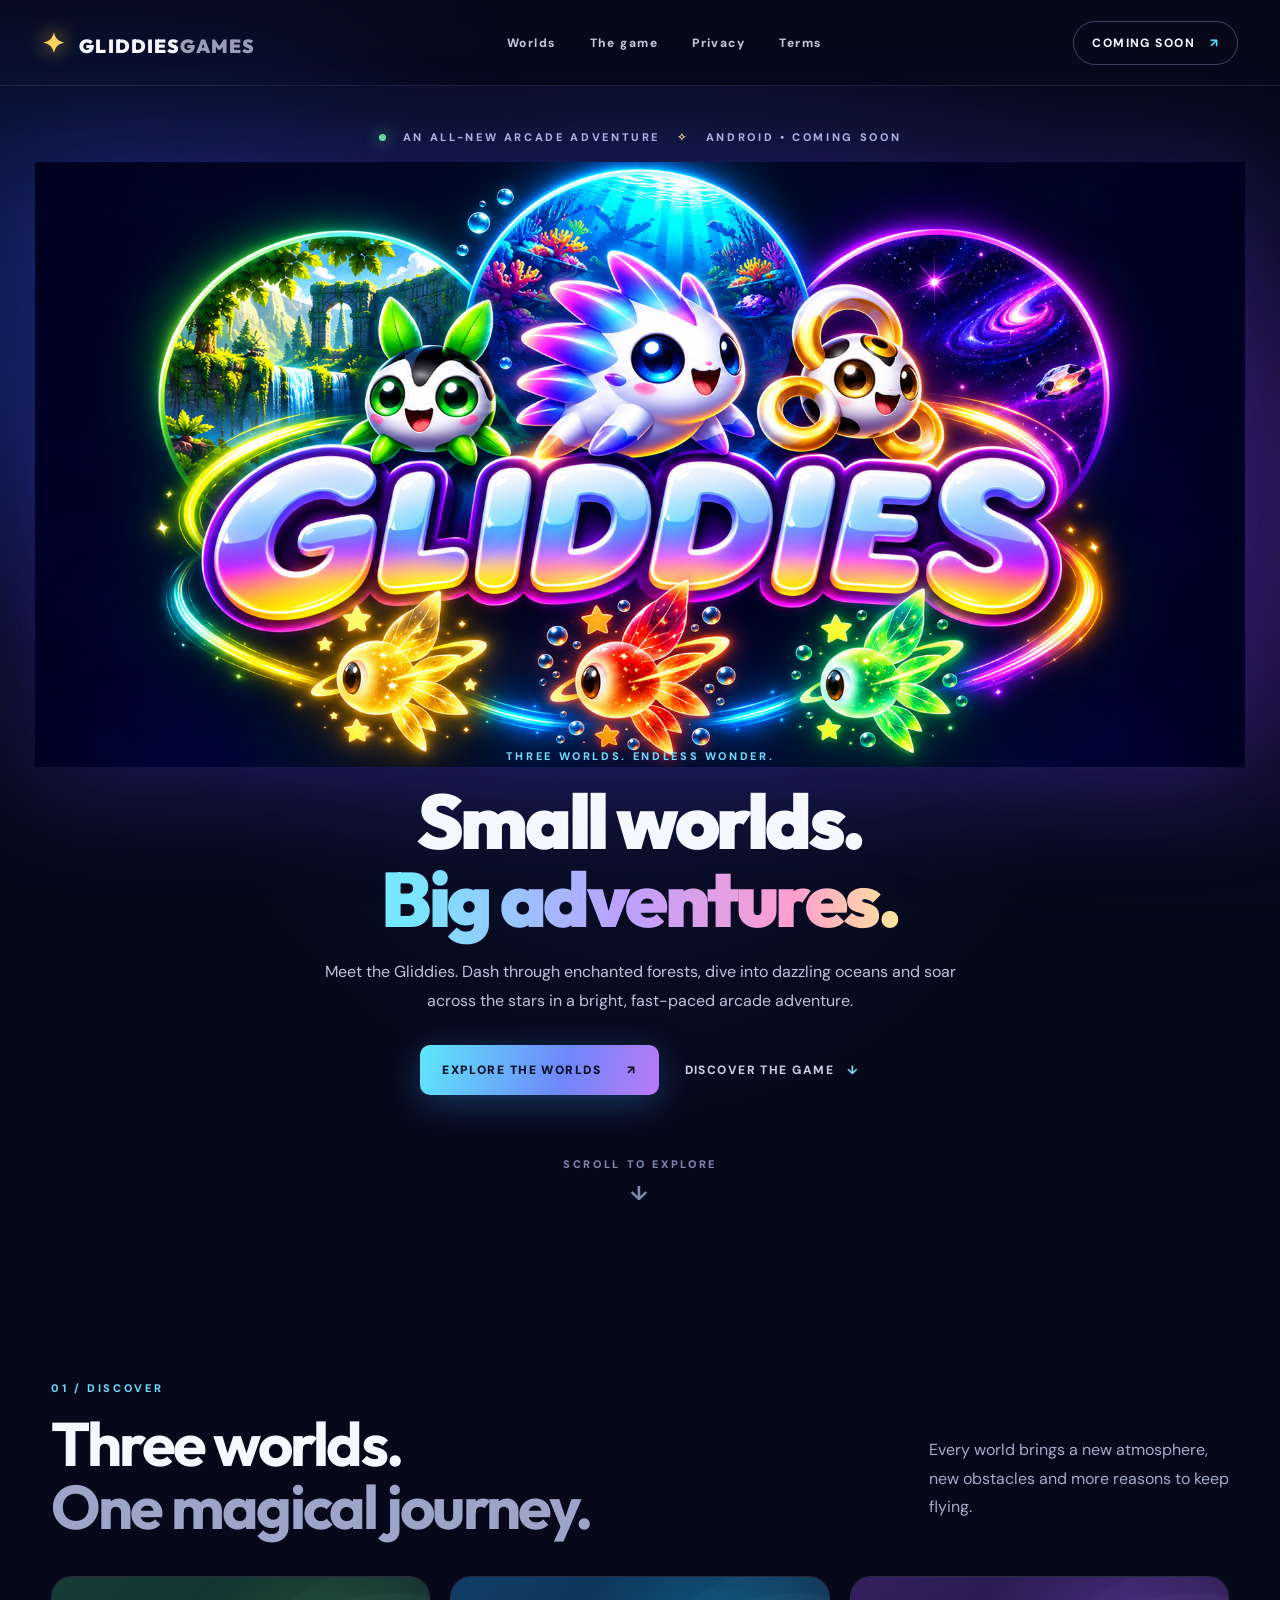
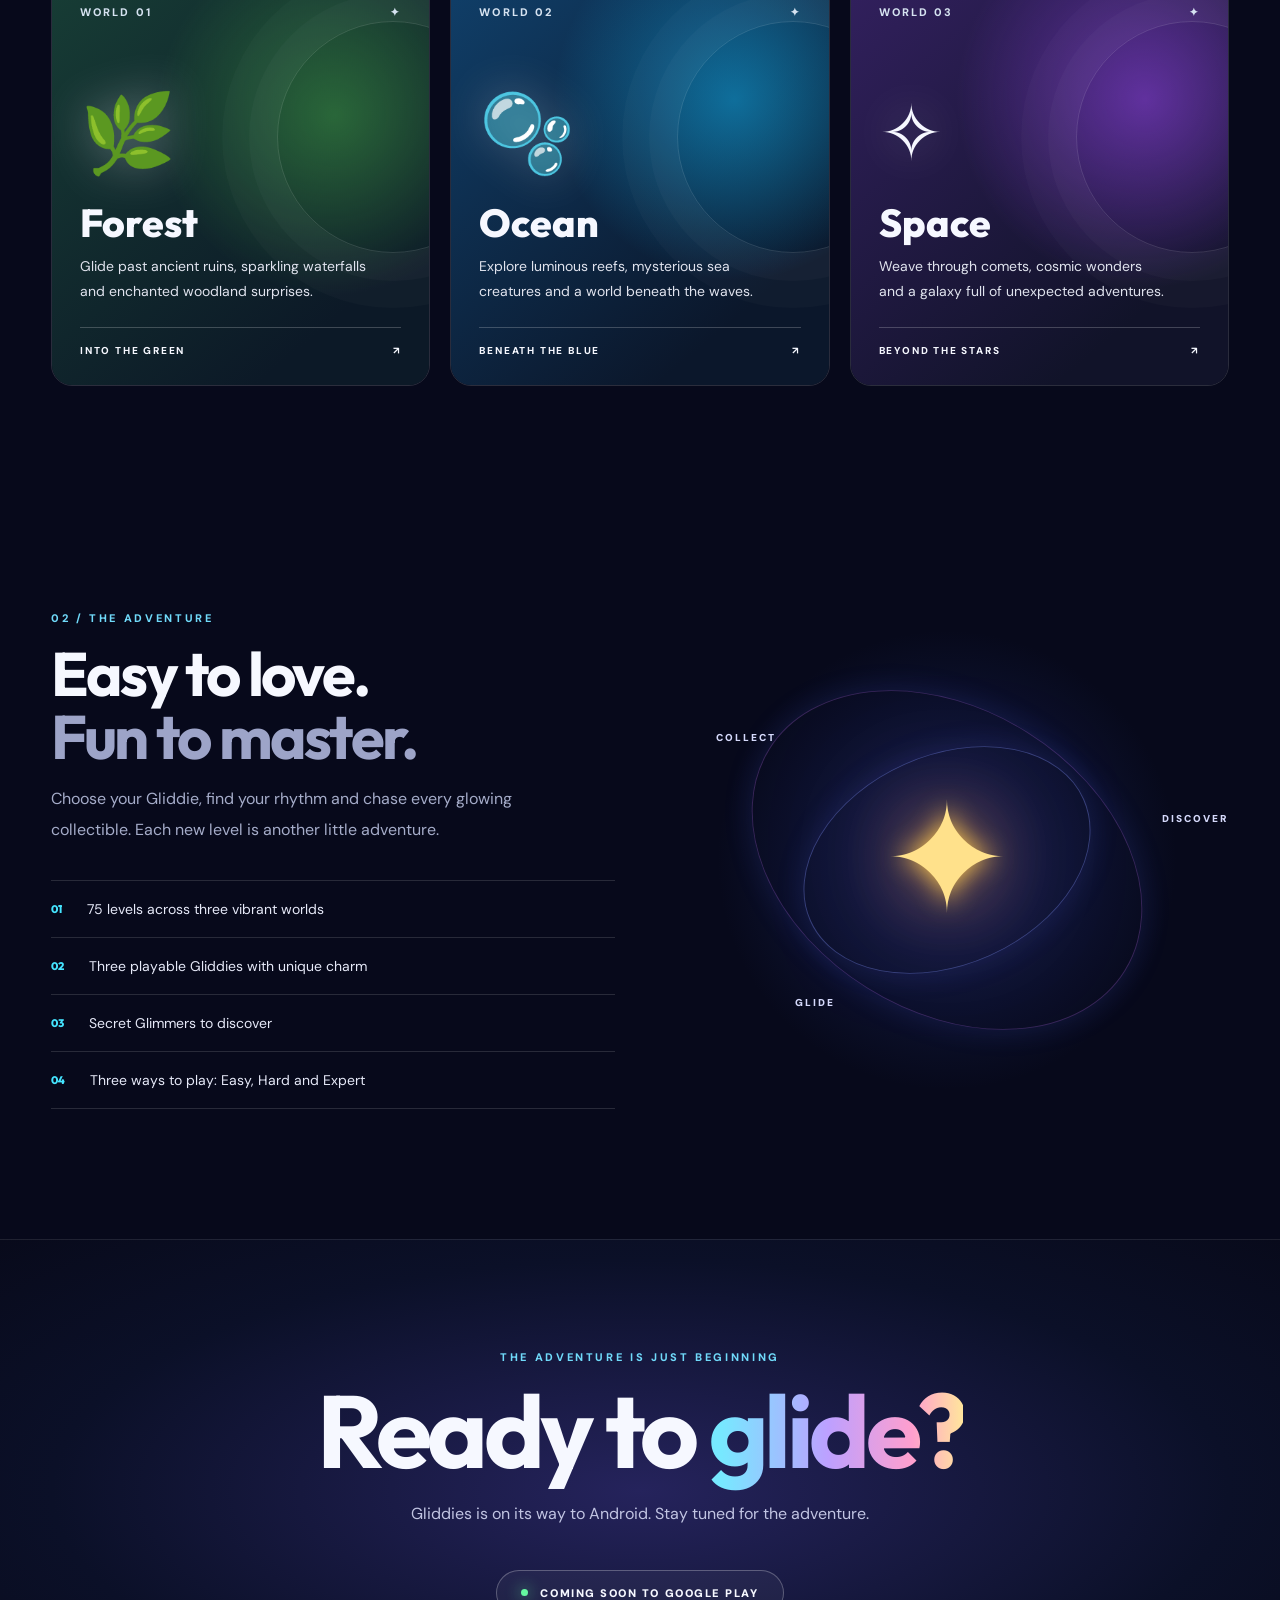
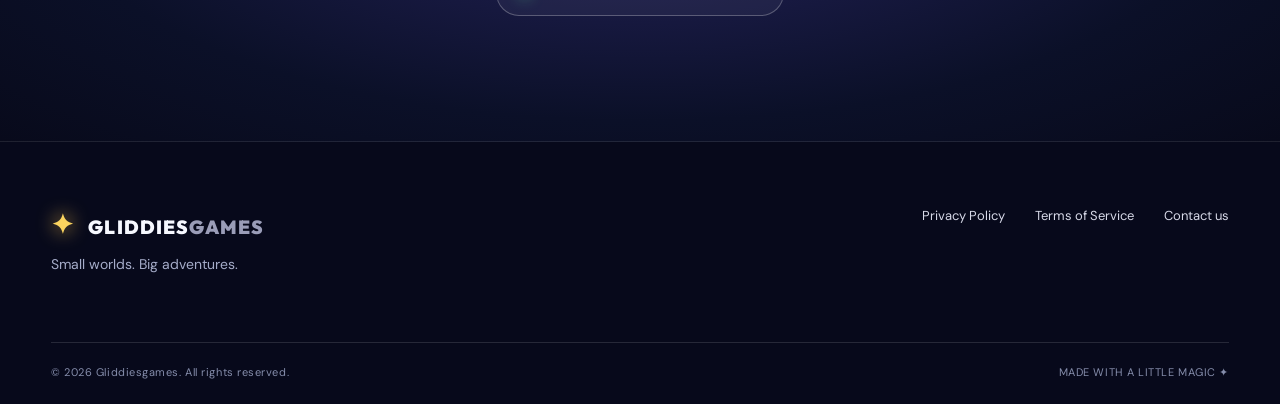
<file: index.html>
<!doctype html>
<html lang="en">
<head>
  <meta charset="utf-8"><meta name="viewport" content="width=device-width,initial-scale=1">
  <meta name="theme-color" content="#07091b"><meta name="description" content="Meet Gliddies: a colorful arcade adventure across Forest, Ocean and Space. Coming soon to Android.">
  <meta property="og:title" content="Gliddies | Small worlds. Big adventures."><meta property="og:description" content="Three magical worlds. One glowing adventure. Coming soon to Android."><meta property="og:image" content="https://gliddiesgames.github.io/assets/gliddies-hero.png">
  <title>Gliddies — Small worlds. Big adventures.</title>
  <link rel="icon" href="assets/favicon.svg" type="image/svg+xml">
  <link rel="stylesheet" href="styles.css">
</head>
<body>
  <div class="ambient ambient-a" aria-hidden="true"></div><div class="ambient ambient-b" aria-hidden="true"></div>
  <header class="site-header"><a class="brand" href="/" aria-label="Gliddiesgames home"><span class="brand-mark">✦</span> GLIDDIES<span>GAMES</span></a>
    <nav aria-label="Main navigation"><a href="#worlds">Worlds</a><a href="#features">The game</a><a href="/privacy/">Privacy</a><a href="/terms.html">Terms</a></nav>
    <a class="nav-cta" href="#coming-soon">COMING SOON <span aria-hidden="true">↗</span></a>
  </header>
  <main>
    <section class="hero" aria-labelledby="hero-title"><div class="hero-topline"><span class="status-dot"></span> AN ALL-NEW ARCADE ADVENTURE <span class="tiny-star">✧</span> ANDROID • COMING SOON</div>
      <div class="hero-art-wrap"><div class="hero-glow"></div><img class="hero-art" src="assets/gliddies-hero.png" alt="Gliddies logo, three adorable characters, and magical Forest, Ocean and Space worlds" fetchpriority="high"></div>
      <div class="hero-copy"><div class="eyebrow">THREE WORLDS. ENDLESS WONDER.</div><h1 id="hero-title">Small worlds.<br><em>Big adventures.</em></h1><p>Meet the Gliddies. Dash through enchanted forests, dive into dazzling oceans and soar across the stars in a bright, fast-paced arcade adventure.</p>
      <div class="hero-actions"><a class="primary-button" href="#worlds">EXPLORE THE WORLDS <span>↗</span></a><a class="text-button" href="#features">DISCOVER THE GAME <span>↓</span></a></div></div>
      <div class="scroll-cue">SCROLL TO EXPLORE <span>↓</span></div>
    </section>
    <section class="section worlds" id="worlds"><div class="section-heading"><div><div class="eyebrow">01 / DISCOVER</div><h2>Three worlds.<br><span>One magical journey.</span></h2></div><p>Every world brings a new atmosphere, new obstacles and more reasons to keep flying.</p></div>
      <div class="world-grid"><article class="world-card forest"><div class="world-index">WORLD 01 <span>✦</span></div><div class="world-icon">🌿</div><h3>Forest</h3><p>Glide past ancient ruins, sparkling waterfalls and enchanted woodland surprises.</p><div class="world-tag">INTO THE GREEN <span>↗</span></div></article>
      <article class="world-card ocean"><div class="world-index">WORLD 02 <span>✦</span></div><div class="world-icon">🫧</div><h3>Ocean</h3><p>Explore luminous reefs, mysterious sea creatures and a world beneath the waves.</p><div class="world-tag">BENEATH THE BLUE <span>↗</span></div></article>
      <article class="world-card space"><div class="world-index">WORLD 03 <span>✦</span></div><div class="world-icon">✧</div><h3>Space</h3><p>Weave through comets, cosmic wonders and a galaxy full of unexpected adventures.</p><div class="world-tag">BEYOND THE STARS <span>↗</span></div></article></div>
    </section>
    <section class="section features" id="features"><div class="feature-copy"><div class="eyebrow">02 / THE ADVENTURE</div><h2>Easy to love.<br><span>Fun to master.</span></h2><p>Choose your Gliddie, find your rhythm and chase every glowing collectible. Each new level is another little adventure.</p><div class="feature-list"><div><span class="feature-number">01</span><span>75 levels across three vibrant worlds</span></div><div><span class="feature-number">02</span><span>Three playable Gliddies with unique charm</span></div><div><span class="feature-number">03</span><span>Secret Glimmers to discover</span></div><div><span class="feature-number">04</span><span>Three ways to play: Easy, Hard and Expert</span></div></div></div><div class="feature-visual" aria-label="Glowing collectible illustration"><div class="orbit orbit-1"></div><div class="orbit orbit-2"></div><div class="star-core">✦</div><span class="orbit-label label-a">COLLECT</span><span class="orbit-label label-b">DISCOVER</span><span class="orbit-label label-c">GLIDE</span></div></section>
    <section class="launch" id="coming-soon"><div class="launch-glow"></div><div class="eyebrow">THE ADVENTURE IS JUST BEGINNING</div><h2>Ready to <em>glide?</em></h2><p>Gliddies is on its way to Android. Stay tuned for the adventure.</p><div class="launch-pill"><span class="status-dot"></span> COMING SOON TO GOOGLE PLAY</div></section>
  </main>
  <footer><div class="footer-main"><div><a class="brand" href="/"><span class="brand-mark">✦</span> GLIDDIES<span>GAMES</span></a><p>Small worlds. Big adventures.</p></div><div class="footer-links"><a href="/privacy/">Privacy Policy</a><a href="/terms.html">Terms of Service</a><a href="mailto:gliddiesgames@gmail.com">Contact us</a></div></div><div class="footer-bottom"><span>© <span id="year">2026</span> Gliddiesgames. All rights reserved.</span><span>MADE WITH A LITTLE MAGIC ✦</span></div></footer>
  <script>document.getElementById('year').textContent=new Date().getFullYear();</script>
</body>
</html>
</file>
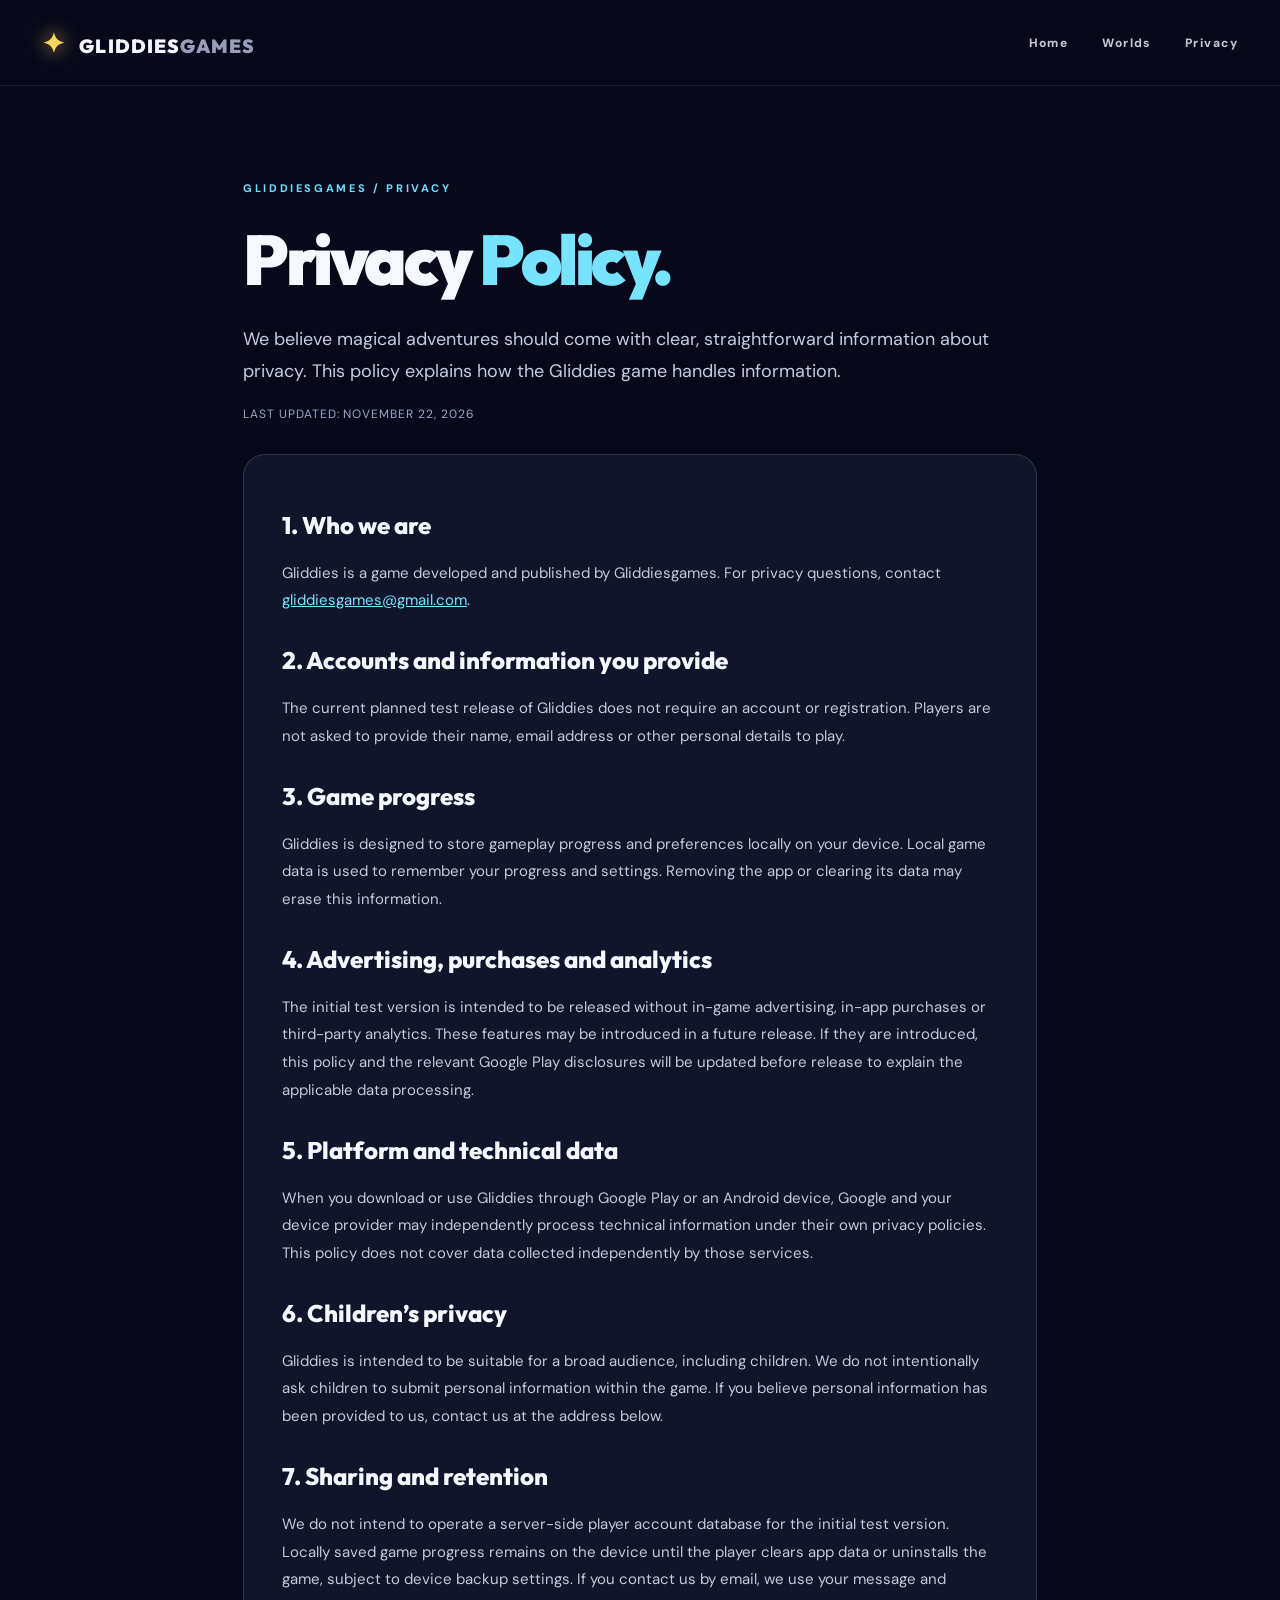
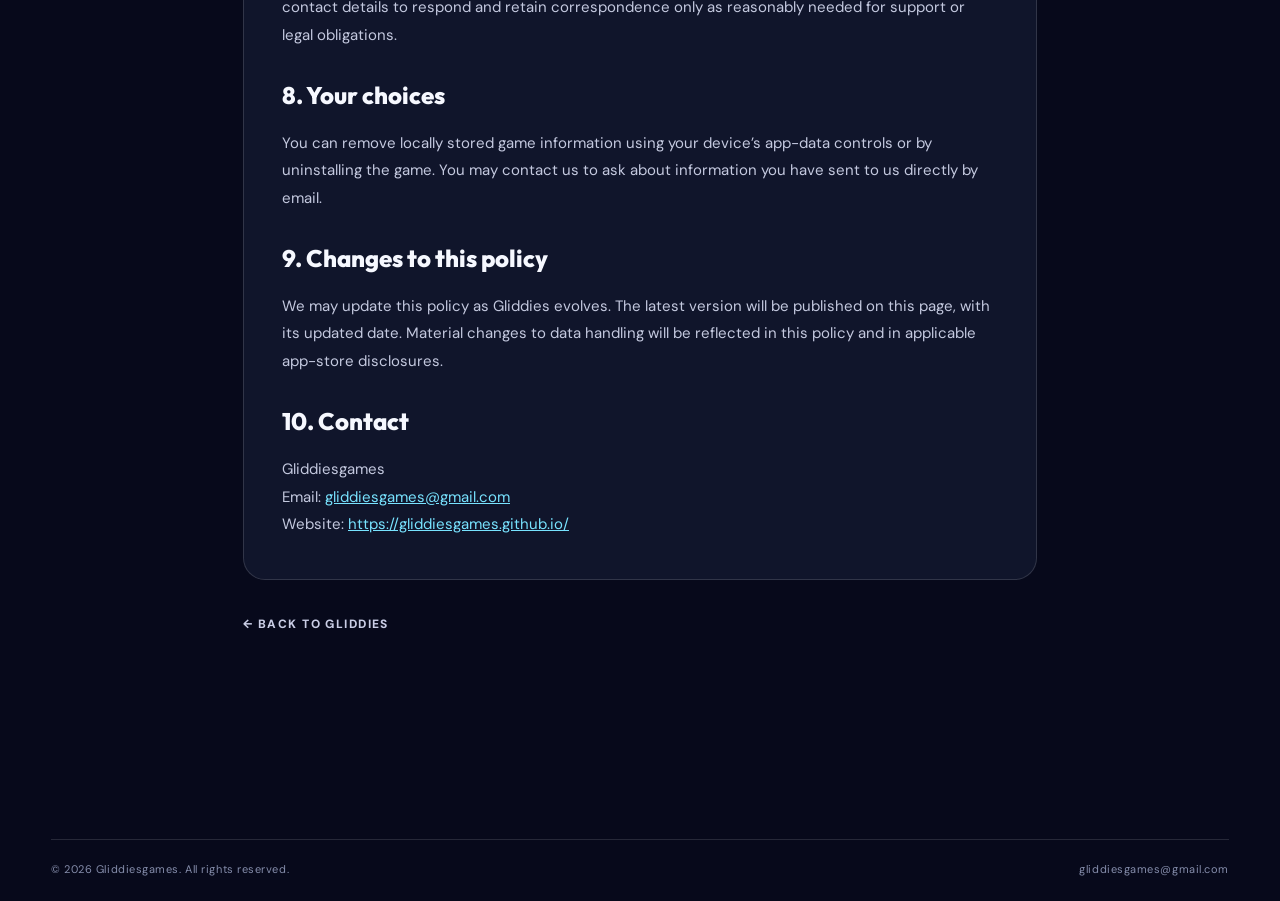
<file: privacy/index.html>
<!doctype html>
<html lang="en"><head><meta charset="utf-8"><meta name="viewport" content="width=device-width,initial-scale=1"><meta name="theme-color" content="#07091b"><meta name="description" content="Privacy policy for Gliddies by Gliddiesgames."><title>Privacy Policy | Gliddiesgames</title><link rel="icon" href="../assets/favicon.svg" type="image/svg+xml"><link rel="stylesheet" href="../styles.css"></head>
<body><header class="site-header"><a class="brand" href="/"><span class="brand-mark">✦</span> GLIDDIES<span>GAMES</span></a><nav aria-label="Main navigation"><a href="/">Home</a><a href="/#worlds">Worlds</a><a href="/privacy/" aria-current="page">Privacy</a></nav></header>
<main class="privacy-main"><div class="eyebrow">GLIDDIESGAMES / PRIVACY</div><h1>Privacy <span style="color:#78e3ff">Policy.</span></h1><p class="intro">We believe magical adventures should come with clear, straightforward information about privacy. This policy explains how the Gliddies game handles information.</p><p class="policy-date">LAST UPDATED: NOVEMBER 22, 2026</p>
<div class="policy-card"><h2>1. Who we are</h2><p>Gliddies is a game developed and published by Gliddiesgames. For privacy questions, contact <a href="mailto:gliddiesgames@gmail.com">gliddiesgames@gmail.com</a>.</p>
<h2>2. Accounts and information you provide</h2><p>The current planned test release of Gliddies does not require an account or registration. Players are not asked to provide their name, email address or other personal details to play.</p>
<h2>3. Game progress</h2><p>Gliddies is designed to store gameplay progress and preferences locally on your device. Local game data is used to remember your progress and settings. Removing the app or clearing its data may erase this information.</p>
<h2>4. Advertising, purchases and analytics</h2><p>The initial test version is intended to be released without in-game advertising, in-app purchases or third-party analytics. These features may be introduced in a future release. If they are introduced, this policy and the relevant Google Play disclosures will be updated before release to explain the applicable data processing.</p>
<h2>5. Platform and technical data</h2><p>When you download or use Gliddies through Google Play or an Android device, Google and your device provider may independently process technical information under their own privacy policies. This policy does not cover data collected independently by those services.</p>
<h2>6. Children’s privacy</h2><p>Gliddies is intended to be suitable for a broad audience, including children. We do not intentionally ask children to submit personal information within the game. If you believe personal information has been provided to us, contact us at the address below.</p>
<h2>7. Sharing and retention</h2><p>We do not intend to operate a server-side player account database for the initial test version. Locally saved game progress remains on the device until the player clears app data or uninstalls the game, subject to device backup settings. If you contact us by email, we use your message and contact details to respond and retain correspondence only as reasonably needed for support or legal obligations.</p>
<h2>8. Your choices</h2><p>You can remove locally stored game information using your device’s app-data controls or by uninstalling the game. You may contact us to ask about information you have sent to us directly by email.</p>
<h2>9. Changes to this policy</h2><p>We may update this policy as Gliddies evolves. The latest version will be published on this page, with its updated date. Material changes to data handling will be reflected in this policy and in applicable app-store disclosures.</p>
<h2>10. Contact</h2><p>Gliddiesgames<br>Email: <a href="mailto:gliddiesgames@gmail.com">gliddiesgames@gmail.com</a><br>Website: <a href="https://gliddiesgames.github.io/">https://gliddiesgames.github.io/</a></p></div>
<p style="margin-top:32px"><a class="text-button" href="/">← BACK TO GLIDDIES</a></p></main><footer><div class="footer-bottom" style="margin-top:0"><span>© 2026 Gliddiesgames. All rights reserved.</span><a href="mailto:gliddiesgames@gmail.com">gliddiesgames@gmail.com</a></div></footer></body></html>
</file>
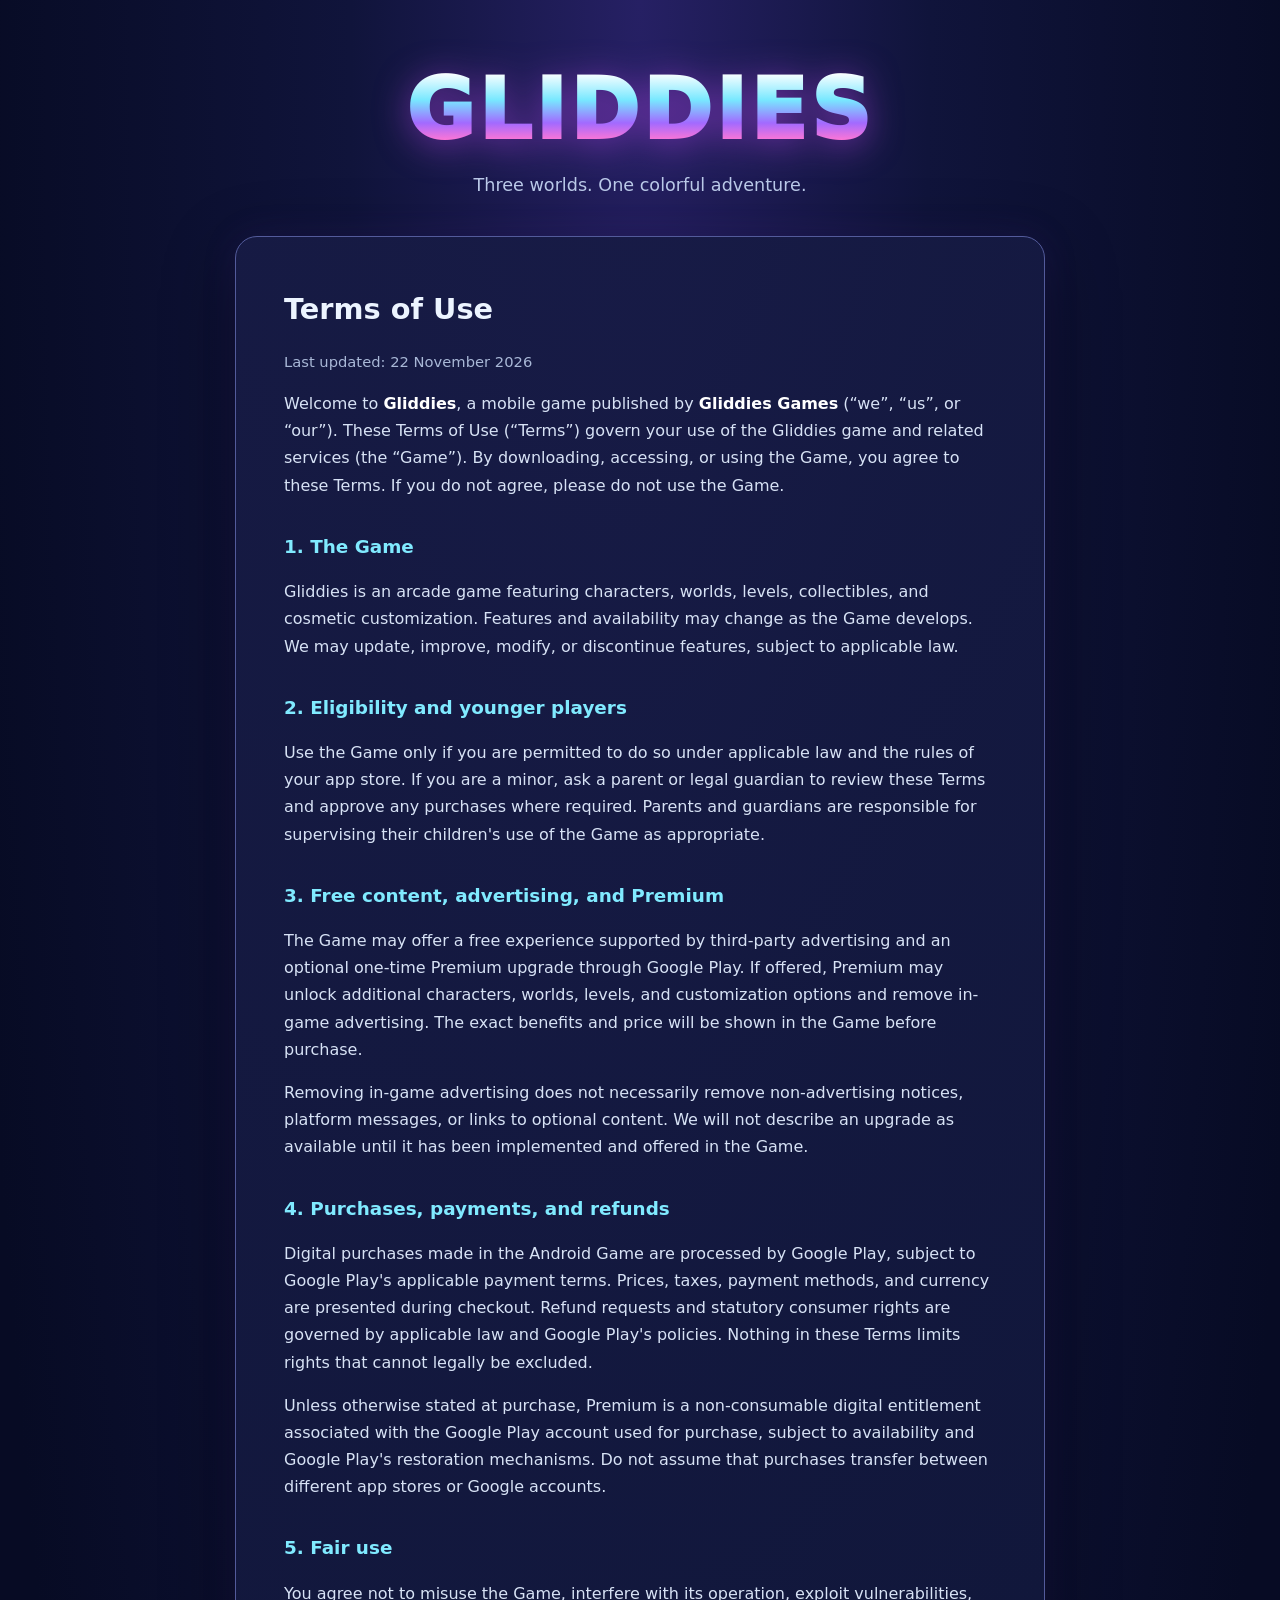
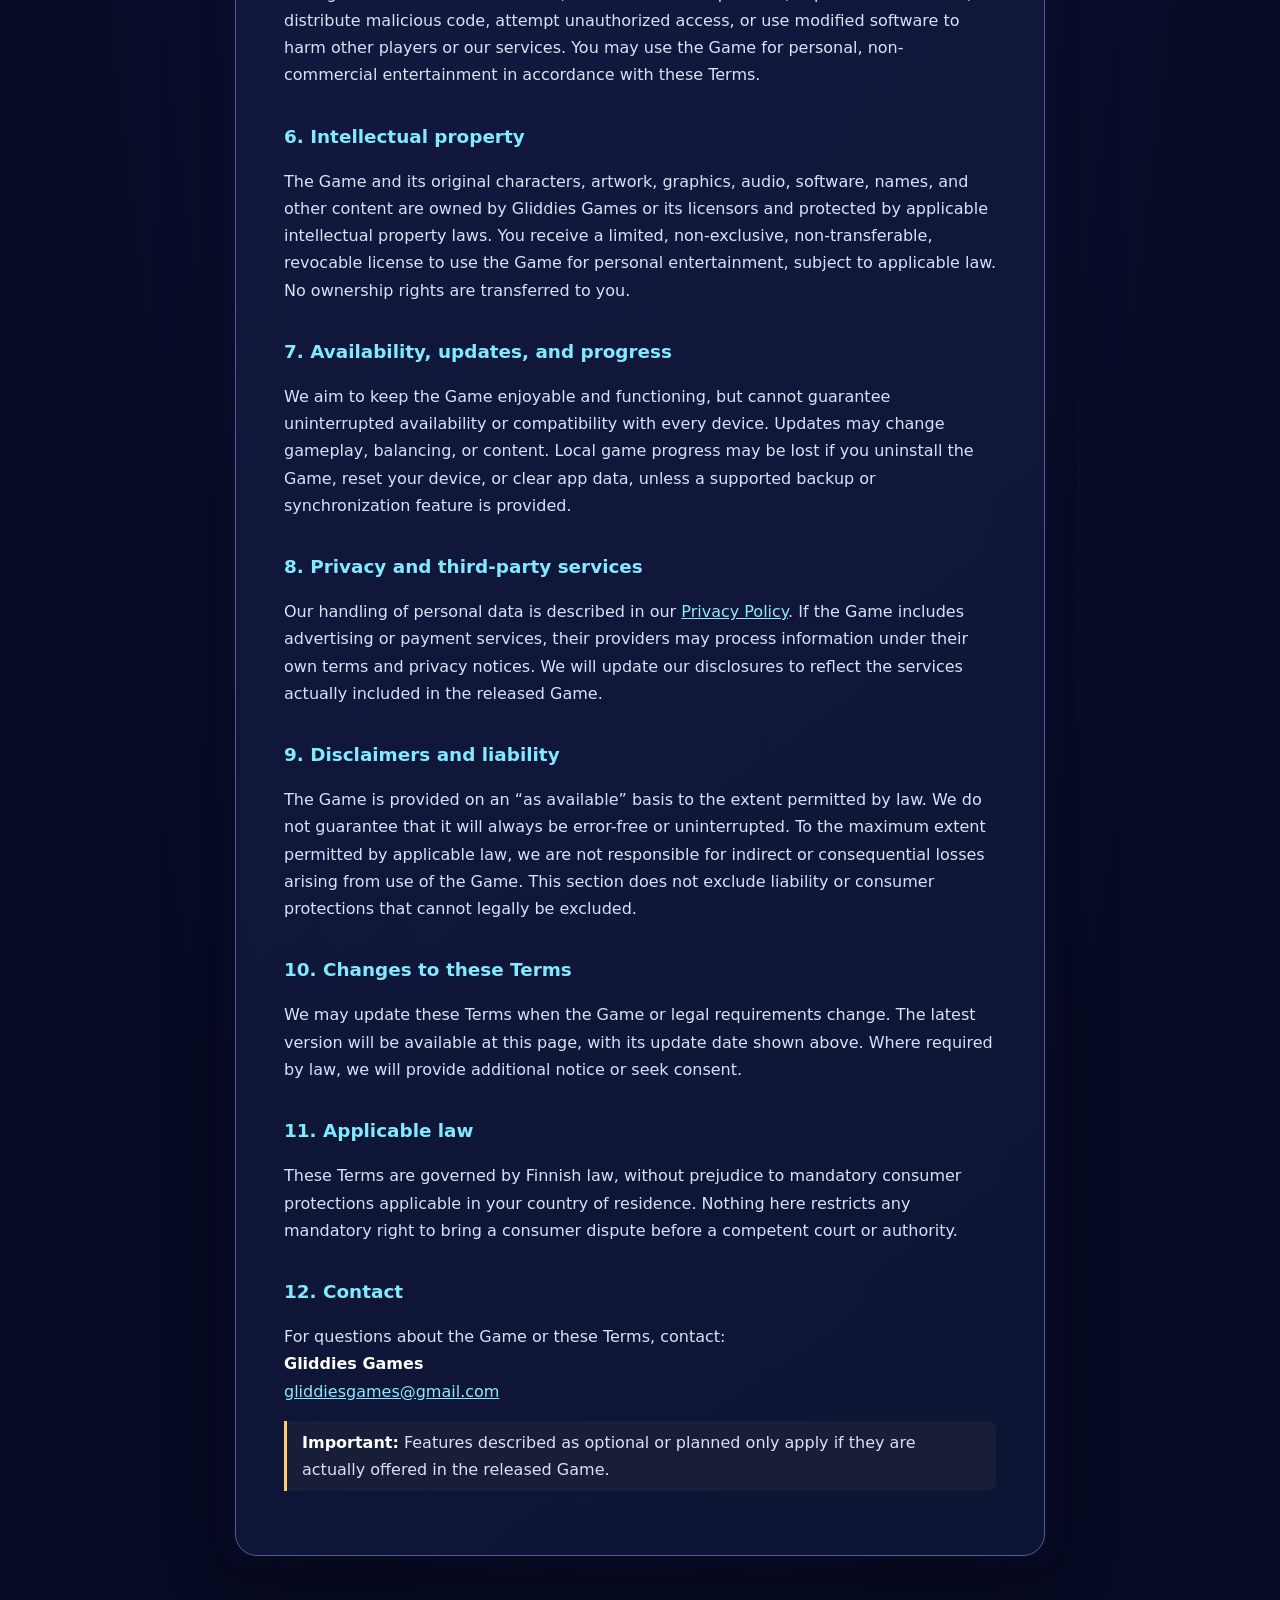
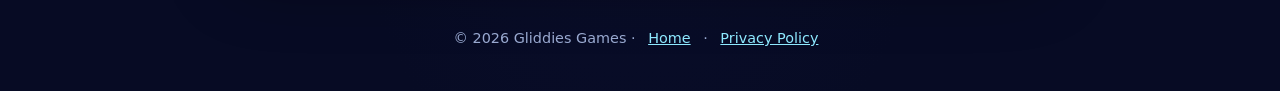
<file: terms.html>
<!doctype html>
<html lang="en">
<head>
<meta charset="utf-8"><meta name="viewport" content="width=device-width,initial-scale=1">
<meta name="color-scheme" content="dark">
<title>Terms of Use | Gliddies</title>
<style>
:root{font-family:Inter,system-ui,-apple-system,Segoe UI,Arial,sans-serif;color:#ecf4ff;background:#070b24}*{box-sizing:border-box}body{margin:0;background:radial-gradient(ellipse at 50% 0%,#262064 0%,#10143b 32%,#070b24 75%);min-height:100vh;line-height:1.7}header{text-align:center;padding:65px 20px 36px}header .brand{font-size:clamp(2.8rem,9vw,5.2rem);font-weight:950;letter-spacing:.045em;line-height:1.1;background:linear-gradient(180deg,#fff 8%,#78e8ff 38%,#a26aff 63%,#ff76d5 82%,#ffcb53);color:transparent;background-clip:text;-webkit-background-clip:text;filter:drop-shadow(0 5px 17px #ba47f288)}header p{color:#bac9e8;font-size:1.1rem;margin:14px 0 0}main{max-width:850px;margin:0 auto 70px;padding:0 20px}.panel{background:linear-gradient(145deg,#171b45e8,#0d1535ed);border:1px solid #535b9b;border-radius:22px;padding:clamp(24px,5vw,48px);box-shadow:0 20px 70px #0007,0 0 35px #713df320}h1{font-size:1.8rem;margin:0 0 8px}h2{font-size:1.15rem;color:#80eaff;margin:32px 0 9px}p,li{color:#d7e2f5}ul{padding-left:23px}a{color:#8ee9ff;overflow-wrap:anywhere}.meta{color:#a9b8d7;font-size:.92rem}.note{border-left:3px solid #ffce69;padding:8px 15px;background:#ffd1660c;border-radius:0 8px 8px 0}footer{text-align:center;padding:0 20px 40px;color:#99a9d0;font-size:.9rem}footer a{margin:0 8px}strong{color:#fff}
</style>
</head>
<body>
<header><div class="brand">GLIDDIES</div><p>Three worlds. One colorful adventure.</p></header>
<main><article class="panel">
<h1>Terms of Use</h1><p class="meta">Last updated: 22 November 2026</p>
<p>Welcome to <strong>Gliddies</strong>, a mobile game published by <strong>Gliddies Games</strong> (“we”, “us”, or “our”). These Terms of Use (“Terms”) govern your use of the Gliddies game and related services (the “Game”). By downloading, accessing, or using the Game, you agree to these Terms. If you do not agree, please do not use the Game.</p>
<h2>1. The Game</h2><p>Gliddies is an arcade game featuring characters, worlds, levels, collectibles, and cosmetic customization. Features and availability may change as the Game develops. We may update, improve, modify, or discontinue features, subject to applicable law.</p>
<h2>2. Eligibility and younger players</h2><p>Use the Game only if you are permitted to do so under applicable law and the rules of your app store. If you are a minor, ask a parent or legal guardian to review these Terms and approve any purchases where required. Parents and guardians are responsible for supervising their children's use of the Game as appropriate.</p>
<h2>3. Free content, advertising, and Premium</h2><p>The Game may offer a free experience supported by third-party advertising and an optional one-time Premium upgrade through Google Play. If offered, Premium may unlock additional characters, worlds, levels, and customization options and remove in-game advertising. The exact benefits and price will be shown in the Game before purchase.</p><p>Removing in-game advertising does not necessarily remove non-advertising notices, platform messages, or links to optional content. We will not describe an upgrade as available until it has been implemented and offered in the Game.</p>
<h2>4. Purchases, payments, and refunds</h2><p>Digital purchases made in the Android Game are processed by Google Play, subject to Google Play's applicable payment terms. Prices, taxes, payment methods, and currency are presented during checkout. Refund requests and statutory consumer rights are governed by applicable law and Google Play's policies. Nothing in these Terms limits rights that cannot legally be excluded.</p><p>Unless otherwise stated at purchase, Premium is a non-consumable digital entitlement associated with the Google Play account used for purchase, subject to availability and Google Play's restoration mechanisms. Do not assume that purchases transfer between different app stores or Google accounts.</p>
<h2>5. Fair use</h2><p>You agree not to misuse the Game, interfere with its operation, exploit vulnerabilities, distribute malicious code, attempt unauthorized access, or use modified software to harm other players or our services. You may use the Game for personal, non-commercial entertainment in accordance with these Terms.</p>
<h2>6. Intellectual property</h2><p>The Game and its original characters, artwork, graphics, audio, software, names, and other content are owned by Gliddies Games or its licensors and protected by applicable intellectual property laws. You receive a limited, non-exclusive, non-transferable, revocable license to use the Game for personal entertainment, subject to applicable law. No ownership rights are transferred to you.</p>
<h2>7. Availability, updates, and progress</h2><p>We aim to keep the Game enjoyable and functioning, but cannot guarantee uninterrupted availability or compatibility with every device. Updates may change gameplay, balancing, or content. Local game progress may be lost if you uninstall the Game, reset your device, or clear app data, unless a supported backup or synchronization feature is provided.</p>
<h2>8. Privacy and third-party services</h2><p>Our handling of personal data is described in our <a href="https://gliddiesgames.github.io/privacy.html">Privacy Policy</a>. If the Game includes advertising or payment services, their providers may process information under their own terms and privacy notices. We will update our disclosures to reflect the services actually included in the released Game.</p>
<h2>9. Disclaimers and liability</h2><p>The Game is provided on an “as available” basis to the extent permitted by law. We do not guarantee that it will always be error-free or uninterrupted. To the maximum extent permitted by applicable law, we are not responsible for indirect or consequential losses arising from use of the Game. This section does not exclude liability or consumer protections that cannot legally be excluded.</p>
<h2>10. Changes to these Terms</h2><p>We may update these Terms when the Game or legal requirements change. The latest version will be available at this page, with its update date shown above. Where required by law, we will provide additional notice or seek consent.</p>
<h2>11. Applicable law</h2><p>These Terms are governed by Finnish law, without prejudice to mandatory consumer protections applicable in your country of residence. Nothing here restricts any mandatory right to bring a consumer dispute before a competent court or authority.</p>
<h2>12. Contact</h2><p>For questions about the Game or these Terms, contact:<br><strong>Gliddies Games</strong><br><a href="mailto:gliddiesgames@gmail.com">gliddiesgames@gmail.com</a></p>
<p class="note"><strong>Important:</strong> Features described as optional or planned only apply if they are actually offered in the released Game.</p>
</article></main><footer>© 2026 Gliddies Games · <a href="https://gliddiesgames.github.io/">Home</a> · <a href="https://gliddiesgames.github.io/privacy.html">Privacy Policy</a></footer>
</body></html>
</file>
<file: styles.css>
@import url('https://fonts.googleapis.com/css2?family=DM+Sans:wght@400;500;600;700;800&family=Outfit:wght@400;500;600;700;800;900&display=swap');
:root{--bg:#07091b;--panel:#10152b;--white:#f6f8ff;--muted:#a5acc9;--cyan:#45e4ff;--purple:#d16cff;--gold:#ffdc70}*{box-sizing:border-box}html{scroll-behavior:smooth}body{margin:0;background:var(--bg);color:var(--white);font-family:'DM Sans',sans-serif;overflow-x:hidden}a{color:inherit;text-decoration:none}a:focus-visible{outline:2px solid var(--cyan);outline-offset:5px}::selection{background:#743dd4;color:white}.ambient{position:absolute;pointer-events:none;filter:blur(95px);opacity:.35;z-index:0}.ambient-a{width:45vw;height:36vw;left:-18vw;top:10vh;background:#143ca4}.ambient-b{width:40vw;height:32vw;right:-15vw;top:35vh;background:#61219a}.site-header{height:86px;display:flex;align-items:center;justify-content:space-between;gap:24px;max-width:1390px;margin:auto;padding:0 42px;position:relative;z-index:5;border-bottom:1px solid #ffffff16}.brand{font-family:Outfit,sans-serif;font-weight:900;font-size:19px;letter-spacing:.06em;white-space:nowrap}.brand span:not(.brand-mark){color:#9a9db8}.brand-mark{color:#fbd45f;font-size:27px;margin-right:9px;text-shadow:0 0 19px #f9c74f}.site-header nav{display:flex;gap:34px}.site-header nav a,.nav-cta{font-size:12px;font-weight:800;letter-spacing:.12em}.site-header nav a{color:#c4c7da;transition:color .2s}.site-header nav a:hover{color:white}.nav-cta{border:1px solid #7a84b477;border-radius:999px;padding:13px 18px}.nav-cta span{color:var(--cyan);margin-left:10px}.hero{position:relative;min-height:870px;max-width:1600px;margin:auto;text-align:center;padding:44px 24px 75px}.hero:before{content:'';position:absolute;inset:0;background:radial-gradient(ellipse at 50% 30%,#16245a70,transparent 57%);pointer-events:none}.hero-topline,.eyebrow,.scroll-cue{font-size:11px;letter-spacing:.24em;font-weight:800;color:#bfc7ec}.hero-topline{display:flex;align-items:center;justify-content:center;gap:17px;position:relative}.status-dot{display:inline-block;width:7px;height:7px;border-radius:50%;background:#65f7a0;box-shadow:0 0 15px #65f7a0}.tiny-star{color:#ffe27c}.hero-art-wrap{position:relative;max-width:1210px;margin:18px auto -8px}.hero-art{position:relative;display:block;width:100%;height:auto;filter:drop-shadow(0 10px 55px #4330b870)}.hero-glow{position:absolute;inset:15% 10%;border-radius:50%;background:#2145ad;filter:blur(100px);opacity:.45}.hero-copy{position:relative;z-index:2;margin-top:-18px}.eyebrow{color:#70dafa}.hero h1,.section h2,.launch h2{font-family:Outfit,sans-serif;letter-spacing:-.045em;line-height:1.02}.hero h1{font-size:clamp(48px,6vw,86px);margin:19px 0 18px;font-weight:900}.hero h1 em,.launch h2 em{font-style:normal;background:linear-gradient(90deg,#77e8ff 5%,#bda0ff 47%,#ff9fce 80%,#ffe59c);-webkit-background-clip:text;background-clip:text;color:transparent}.hero-copy>p{font-size:16px;line-height:1.85;max-width:660px;color:#bfc4db;margin:0 auto}.hero-actions{display:flex;gap:26px;justify-content:center;align-items:center;margin-top:29px}.primary-button{display:inline-flex;align-items:center;gap:26px;padding:17px 22px;border-radius:10px;background:linear-gradient(105deg,#5ee7fa,#6f87fa 60%,#ba7af9);box-shadow:0 8px 35px #388ff055;color:#071024;font-size:12px;font-weight:900;letter-spacing:.12em;transition:transform .2s}.primary-button:hover{transform:translateY(-3px)}.text-button{font-size:12px;font-weight:800;letter-spacing:.12em;color:#c9cde5}.text-button span{margin-left:9px;color:#7be3fb}.scroll-cue{position:relative;margin-top:62px;color:#7f87ad}.scroll-cue span{display:block;font-size:20px;margin-top:9px}.section{max-width:1250px;margin:0 auto;padding:100px 36px}.section-heading{display:flex;align-items:end;justify-content:space-between;gap:40px;margin-bottom:38px}.section h2{font-size:clamp(39px,4.8vw,64px);margin:18px 0 0}.section h2 span{color:#9da4c8}.section-heading>p{max-width:300px;line-height:1.8;color:var(--muted)}.world-grid{display:grid;grid-template-columns:repeat(3,1fr);gap:20px}.world-card{min-height:410px;border-radius:21px;padding:28px;position:relative;overflow:hidden;border:1px solid #ffffff25;display:flex;flex-direction:column;isolation:isolate;transition:transform .25s,border-color .25s}.world-card:hover{transform:translateY(-7px);border-color:#ffffff80}.world-card:before{content:'';position:absolute;inset:0;z-index:-1}.forest:before{background:radial-gradient(circle at 75% 34%,#4dc04b6b,transparent 46%),linear-gradient(140deg,#173d35,#0c1927 80%)}.ocean:before{background:radial-gradient(circle at 75% 30%,#11bdfc7a,transparent 45%),linear-gradient(140deg,#103f69,#0b172b 80%)}.space:before{background:radial-gradient(circle at 78% 30%,#a34aff80,transparent 46%),linear-gradient(140deg,#32205e,#111329 80%)}.world-card:after{content:'';position:absolute;width:230px;height:230px;border:1px solid #ffffff22;border-radius:50%;right:-80px;top:44px;box-shadow:0 0 0 28px #ffffff06,0 0 0 55px #ffffff05;z-index:-1}.world-index{font-size:11px;letter-spacing:.19em;font-weight:800;color:#d6e3f1;display:flex;justify-content:space-between}.world-icon{font-size:77px;margin:auto 0 14px;filter:drop-shadow(0 0 23px #ffffff55)}.world-card h3{font:800 39px Outfit,sans-serif;margin:0 0 7px}.world-card p{font-size:14px;line-height:1.75;color:#e0e3ee;max-width:290px;margin:0 0 24px}.world-tag{border-top:1px solid #ffffff35;padding-top:16px;font-size:10px;letter-spacing:.18em;font-weight:800;display:flex;justify-content:space-between}.features{display:grid;grid-template-columns:1fr 1fr;align-items:center;gap:50px;padding-top:125px;padding-bottom:130px}.feature-copy>p{max-width:470px;color:var(--muted);line-height:1.9}.feature-list{margin-top:35px;border-top:1px solid #ffffff22}.feature-list>div{padding:19px 0;border-bottom:1px solid #ffffff22;display:flex;gap:25px;align-items:center;font-size:14px;color:#e6e9f8}.feature-number{font:800 11px Outfit,sans-serif;color:var(--cyan)}.feature-visual{min-height:480px;position:relative;display:grid;place-items:center;background:radial-gradient(circle,#263d8c70,transparent 62%)}.orbit{position:absolute;border:1px solid #8292ff5c;border-radius:50%;width:300px;height:300px;transform:rotate(-24deg) scaleY(.7);box-shadow:0 0 35px #526aff24}.orbit-2{width:420px;height:420px;transform:rotate(32deg) scaleY(.72);border-color:#c576ff40}.star-core{font-size:150px;line-height:1;color:#ffe18b;text-shadow:0 0 25px #ffca50,0 0 75px #ff9e28,0 0 140px #a44bfa;animation:float 5s ease-in-out infinite}.orbit-label{position:absolute;font-size:10px;font-weight:900;letter-spacing:.2em;color:#d5d9fb}.label-a{top:23%;left:9%}.label-b{top:40%;right:0}.label-c{bottom:19%;left:23%}@keyframes float{50%{transform:translateY(-16px) rotate(10deg)}}.launch{text-align:center;position:relative;overflow:hidden;padding:110px 20px 125px;border-top:1px solid #ffffff18;border-bottom:1px solid #ffffff18;background:radial-gradient(ellipse at center,#25235c 0%,#0b1028 65%,#080a1b)}.launch h2{font-size:clamp(55px,8vw,110px);margin:15px 0}.launch p{color:#c1c4e2;line-height:1.8}.launch-pill{display:inline-flex;align-items:center;gap:12px;margin-top:25px;border:1px solid #ffffff42;border-radius:999px;padding:15px 24px;font-size:11px;font-weight:900;letter-spacing:.14em;background:#ffffff0c}footer{max-width:1250px;padding:65px 36px 25px;margin:auto}.footer-main,.footer-bottom{display:flex;justify-content:space-between;gap:20px}.footer-main p{color:var(--muted);font-size:14px}.footer-links{display:flex;gap:30px;align-items:start;font-size:13px;color:#d7d9e8}.footer-links a:hover{color:var(--cyan)}.footer-bottom{border-top:1px solid #ffffff20;margin-top:55px;padding-top:22px;color:#858dab;font-size:11px;letter-spacing:.05em}.privacy-main{max-width:850px;margin:0 auto;padding:95px 28px 125px}.privacy-main h1{font:900 clamp(44px,6vw,70px) Outfit,sans-serif;letter-spacing:-.05em;margin:20px 0}.privacy-main .intro{color:#c5cbe3;font-size:18px;line-height:1.8}.policy-card{border:1px solid #ffffff23;border-radius:22px;background:#10152b;padding:25px 38px;margin-top:32px}.policy-card h2{font:800 24px Outfit,sans-serif;margin-top:30px}.policy-card p,.policy-card li{line-height:1.85;color:#c4c9df;font-size:15px}.policy-card a{color:#78e3ff;text-decoration:underline}.policy-date{font-size:12px;color:#9da4c8;letter-spacing:.08em}@media(max-width:850px){.site-header{padding:0 22px;height:74px}.site-header nav{gap:16px}.nav-cta{display:none}.hero{min-height:auto;padding:36px 18px 65px}.hero-art-wrap{margin:25px -15px 8px}.hero-copy{margin-top:0}.hero h1{font-size:clamp(46px,9vw,74px)}.section{padding:75px 22px}.world-grid{grid-template-columns:1fr}.world-card{min-height:330px}.world-icon{font-size:58px}.features{grid-template-columns:1fr;gap:10px}.feature-visual{min-height:330px}.section-heading{align-items:start;flex-direction:column;gap:8px}.footer-main{flex-direction:column}.hero-topline{font-size:9px;letter-spacing:.13em}}@media(max-width:500px){.brand{font-size:15px}.site-header nav{gap:13px}.site-header nav a{font-size:11px;letter-spacing:0}.hero-topline{flex-wrap:wrap;gap:9px}.hero-copy>p{font-size:14px}.hero-actions{flex-direction:column;gap:23px}.scroll-cue{margin-top:42px}.feature-visual{min-height:270px}.orbit{width:220px;height:220px}.orbit-2{width:290px;height:290px}.star-core{font-size:115px}.footer-bottom{flex-direction:column}.policy-card{padding:22px}}
@media(prefers-reduced-motion:reduce){html{scroll-behavior:auto}.star-core{animation:none}.primary-button,.world-card{transition:none}}
</file>
